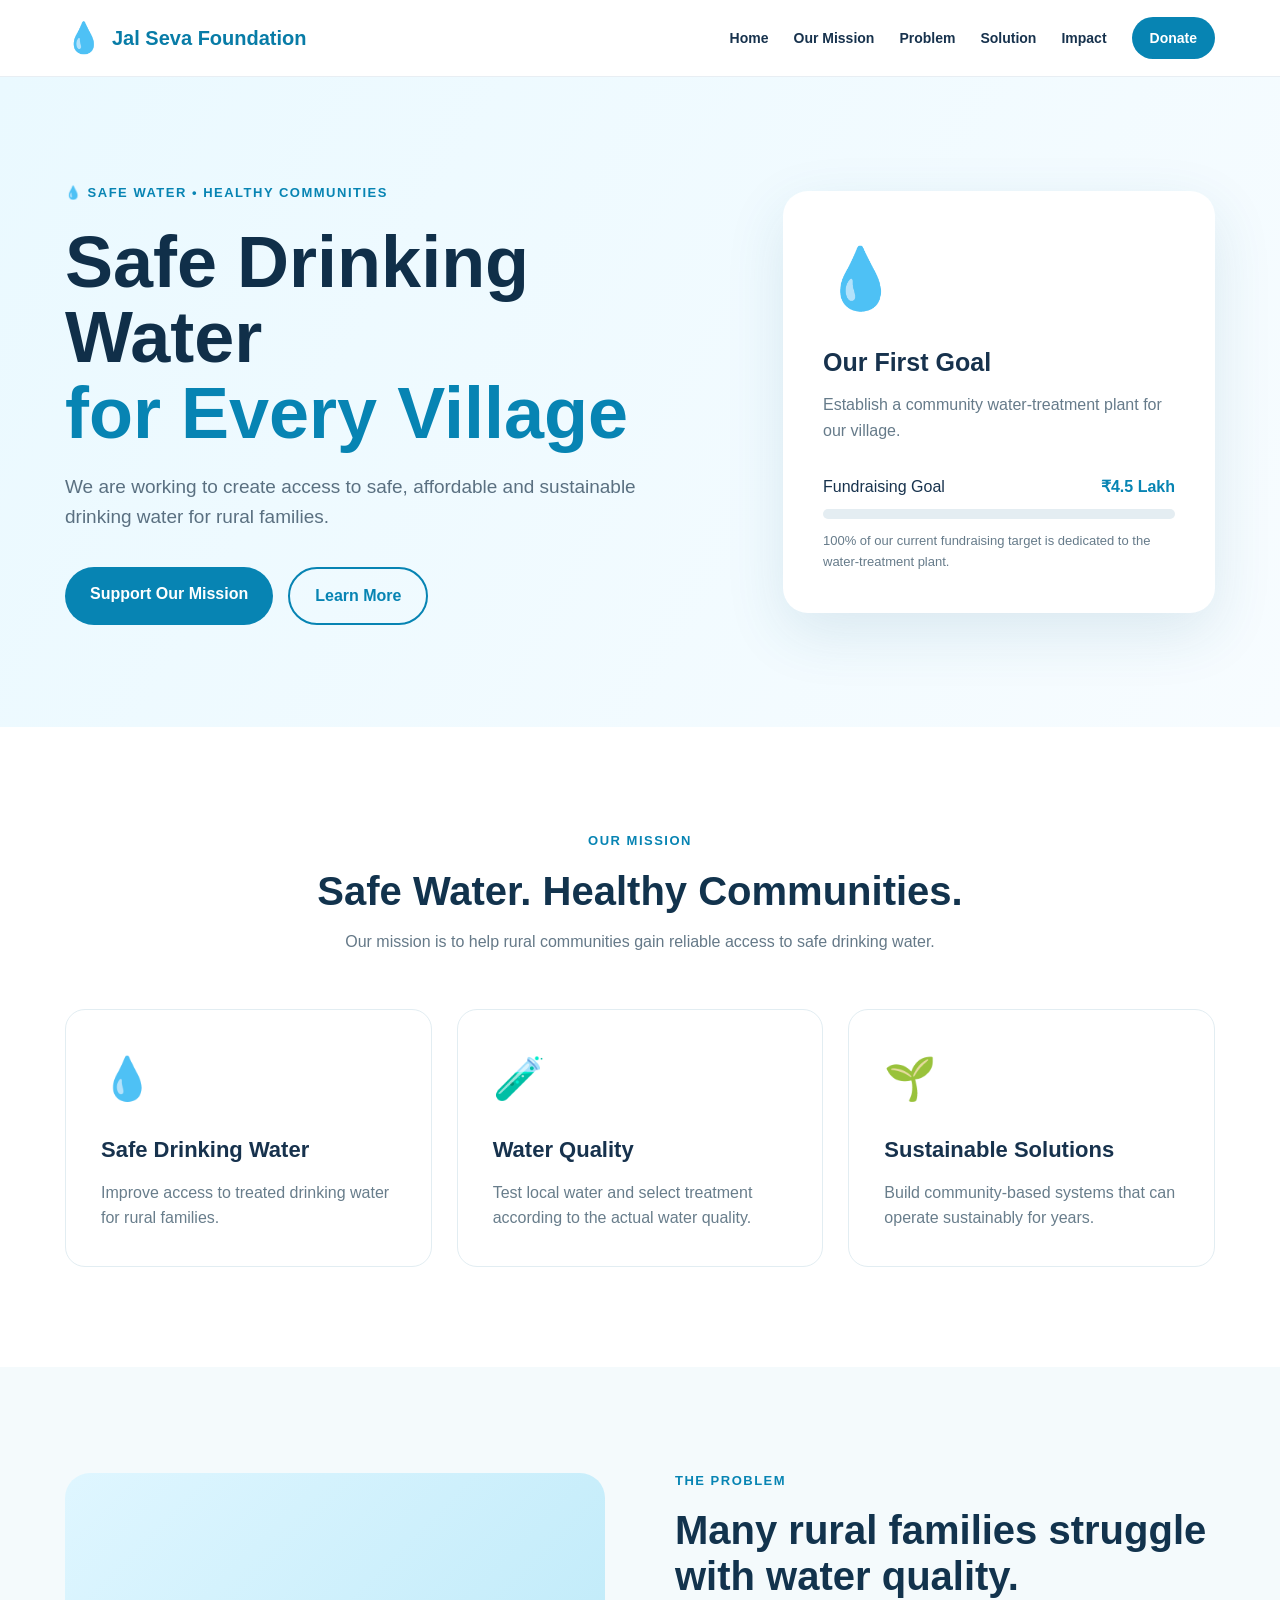
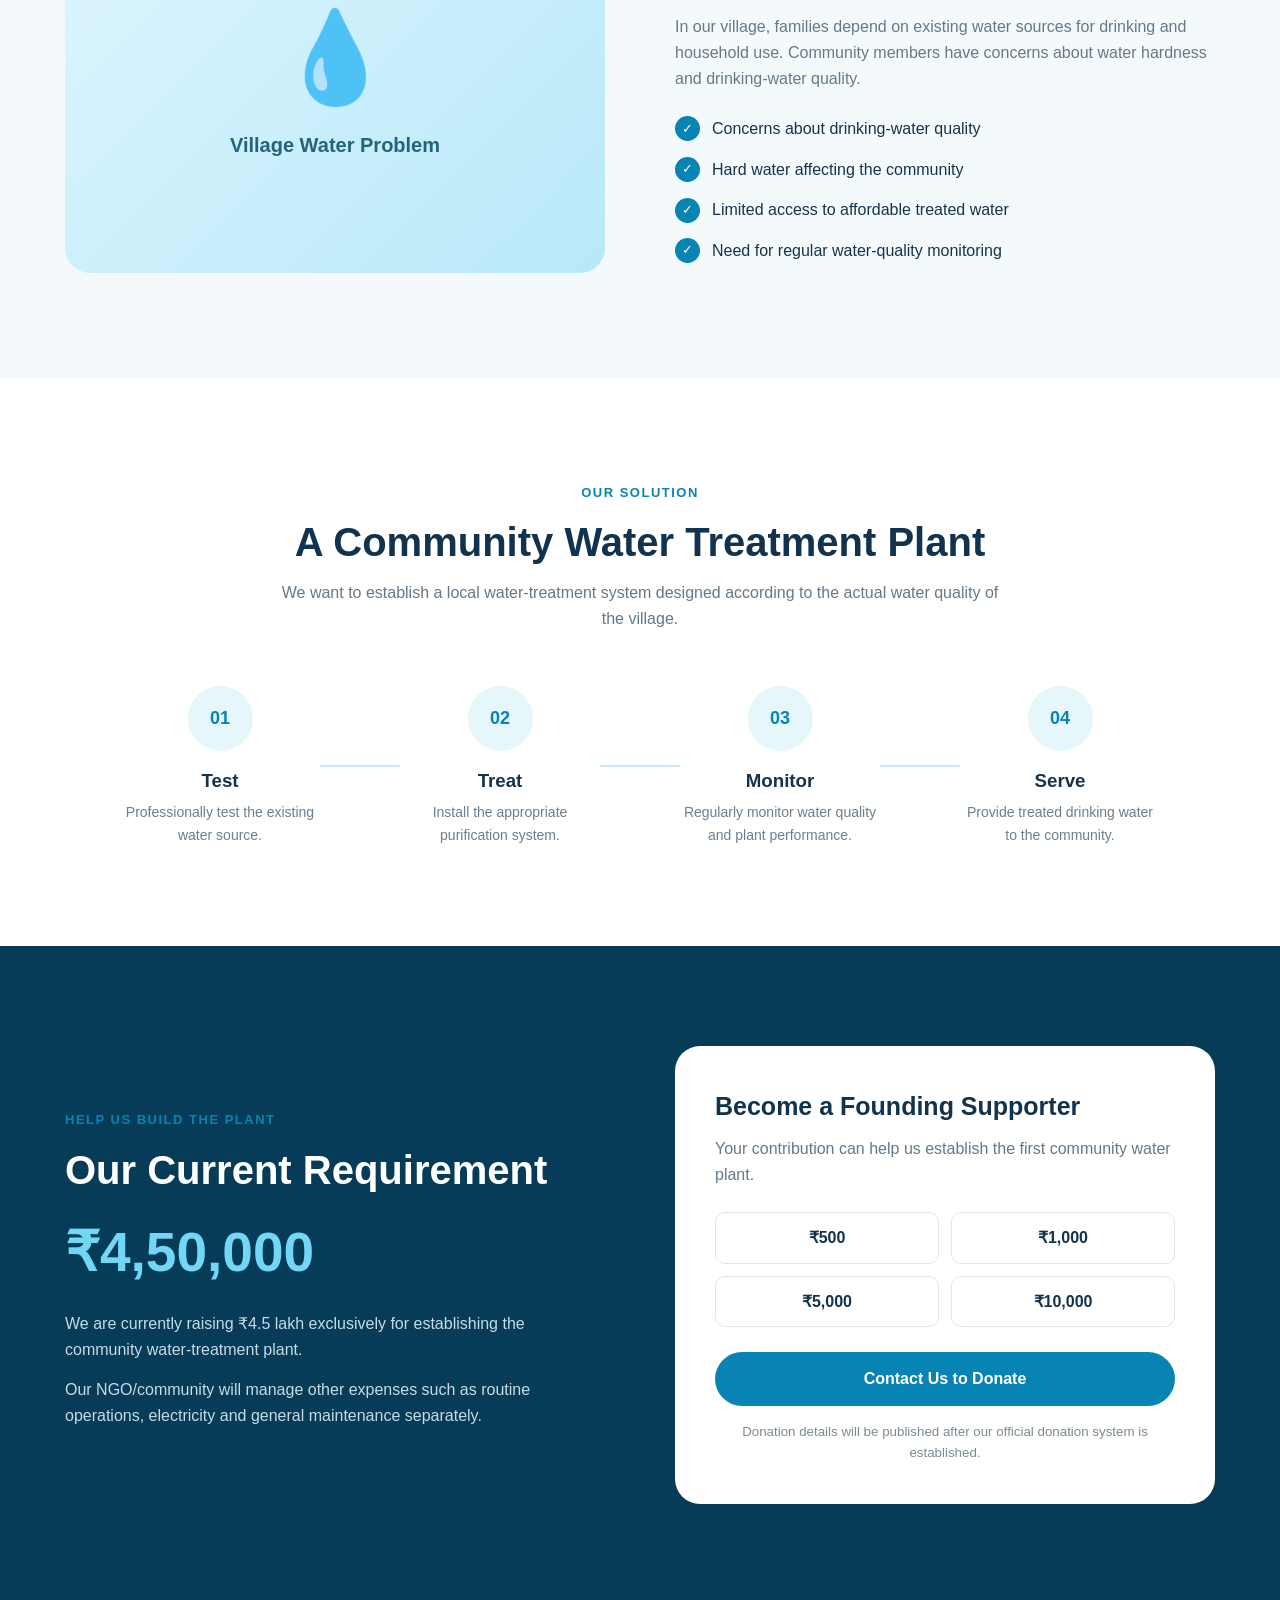
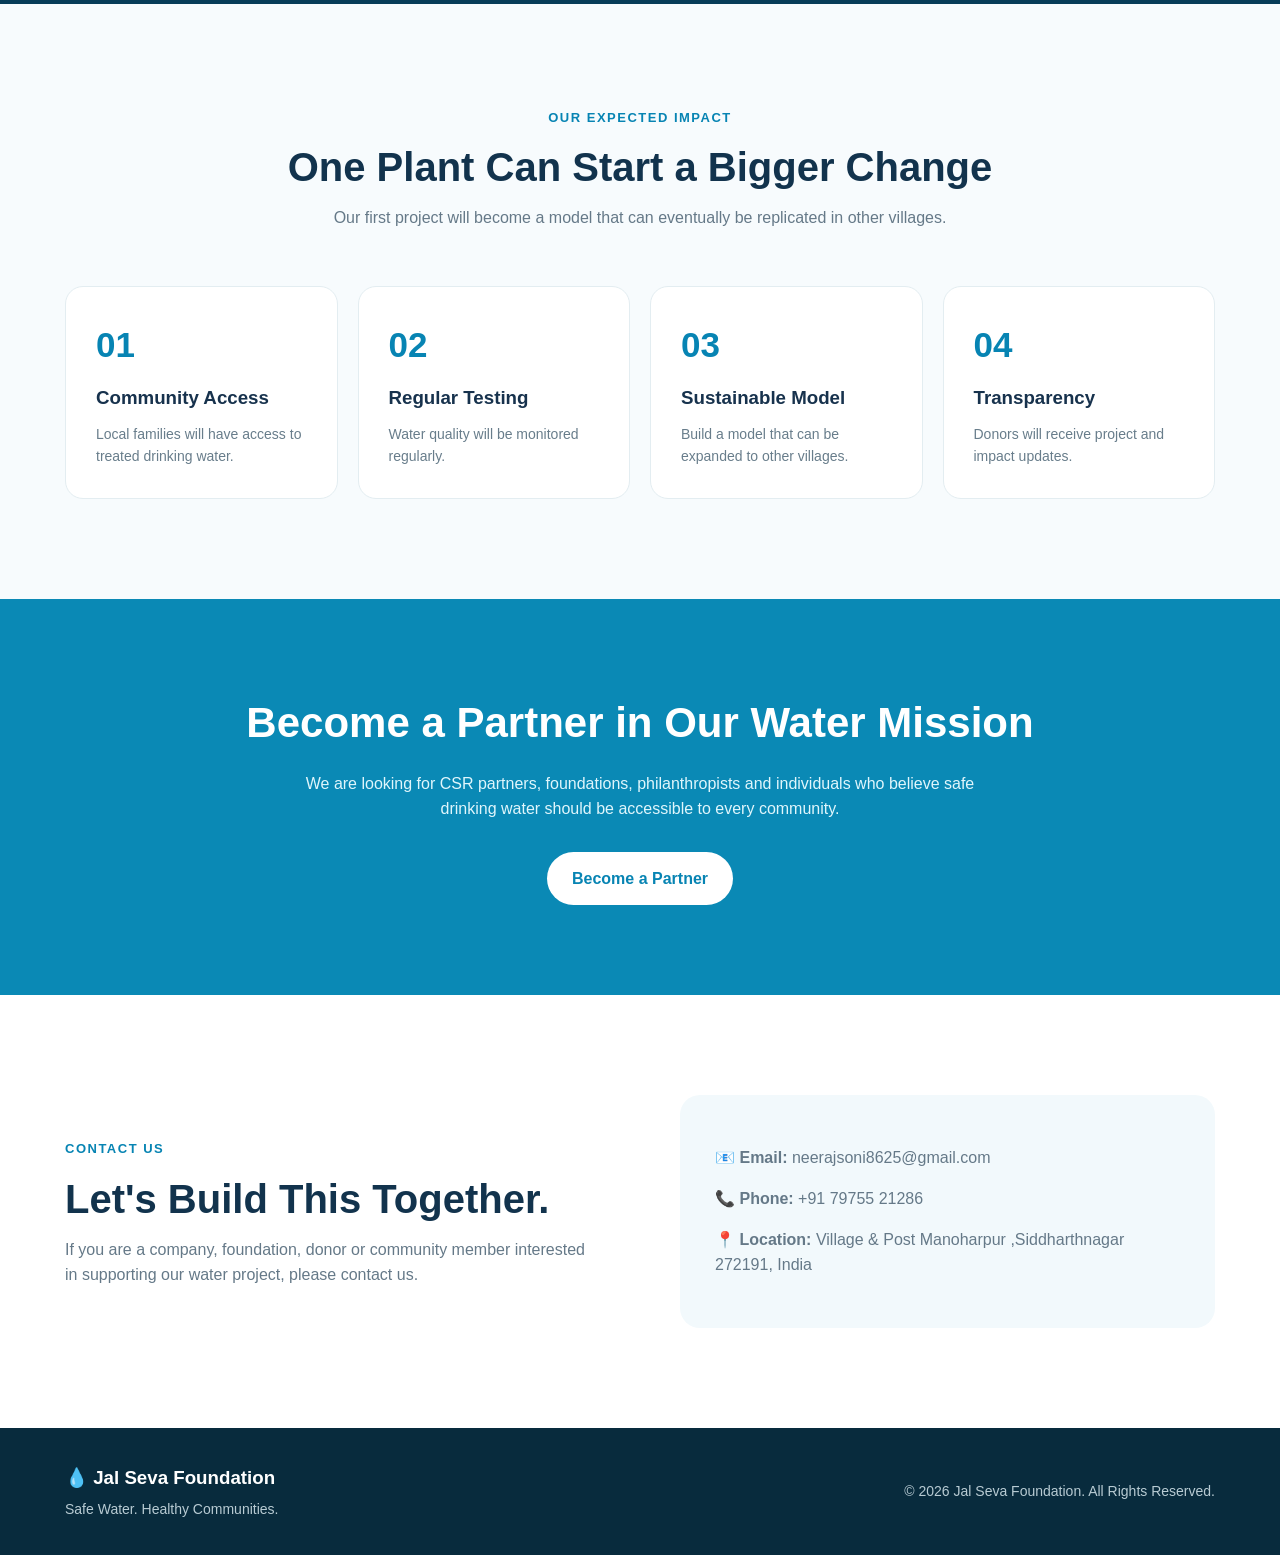
<file: index.HTML>
<!DOCTYPE html>
<html lang="en">
<head>
    <meta charset="UTF-8">
    <meta name="viewport" content="width=device-width, initial-scale=1.0">

<title> Jal Seva Foundation </title>

    <title>Jal Seva Foundation  | Safe Water for Every Village</title>

    <meta name="description"
        content="Jal Seva Foundation works to provide safe, affordable and sustainable drinking water to rural communities.">

    <link rel="stylesheet" href="style.css">
</head>

<body>

    <!-- ================= HEADER ================= -->

    <header class="header">

        <div class="container nav">

            <a href="#home" class="logo">
                <span class="logo-icon">💧</span>
                <span>Jal Seva Foundation</span>
            </a>

            <nav class="navbar">
                <a href="#home">Home</a>
                <a href="#mission">Our Mission</a>
                <a href="#problem">Problem</a>
                <a href="#solution">Solution</a>
                <a href="#impact">Impact</a>
                <a href="#donate" class="nav-donate">Donate</a>
            </nav>

        </div>

    </header>


    <!-- ================= HERO ================= -->

    <main>

        <section id="home" class="hero">

            <div class="container hero-content">

                <div class="hero-text">

                    <span class="small-title">
                        💧 SAFE WATER • HEALTHY COMMUNITIES
                    </span>

                    <h1>
                        Safe Drinking Water
                        <span>for Every Village</span>
                    </h1>

                    <p>
                        We are working to create access to safe, affordable
                        and sustainable drinking water for rural families.
                    </p>

                    <div class="hero-buttons">

                        <a href="#donate" class="btn primary-btn">
                            Support Our Mission
                        </a>

                        <a href="#mission" class="btn secondary-btn">
                            Learn More
                        </a>

                    </div>

                </div>


                <div class="hero-card">

                    <div class="water-icon">
                        💧
                    </div>

                    <h3>Our First Goal</h3>

                    <p>
                        Establish a community water-treatment plant
                        for our village.
                    </p>

                    <div class="goal">

                        <div class="goal-top">
                            <span>Fundraising Goal</span>
                            <strong>₹4.5 Lakh</strong>
                        </div>

                        <div class="progress">
                            <div class="progress-bar"></div>
                        </div>

                        <p class="goal-text">
                            100% of our current fundraising target is
                            dedicated to the water-treatment plant.
                        </p>

                    </div>

                </div>

            </div>

        </section>


        <!-- ================= MISSION ================= -->

        <section id="mission" class="section mission">

            <div class="container">

                <div class="section-heading">

                    <span>OUR MISSION</span>

                    <h2>
                        Safe Water. Healthy Communities.
                    </h2>

                    <p>
                        Our mission is to help rural communities gain
                        reliable access to safe drinking water.
                    </p>

                </div>


                <div class="cards">

                    <div class="card">

                        <div class="card-icon">💧</div>

                        <h3>Safe Drinking Water</h3>

                        <p>
                            Improve access to treated drinking water
                            for rural families.
                        </p>

                    </div>


                    <div class="card">

                        <div class="card-icon">🧪</div>

                        <h3>Water Quality</h3>

                        <p>
                            Test local water and select treatment
                            according to the actual water quality.
                        </p>

                    </div>


                    <div class="card">

                        <div class="card-icon">🌱</div>

                        <h3>Sustainable Solutions</h3>

                        <p>
                            Build community-based systems that can
                            operate sustainably for years.
                        </p>

                    </div>

                </div>

            </div>

        </section>


        <!-- ================= PROBLEM ================= -->

        <section id="problem" class="section problem">

            <div class="container two-column">

                <div class="section-image problem-image">

                    <div class="image-placeholder">

                        <span>💧</span>

                        <p>
                            Village Water Problem
                        </p>

                    </div>

                </div>


                <div class="content">

                    <span class="section-label">
                        THE PROBLEM
                    </span>

                    <h2>
                        Many rural families struggle with water quality.
                    </h2>

                    <p>
                        In our village, families depend on existing
                        water sources for drinking and household use.
                        Community members have concerns about water
                        hardness and drinking-water quality.
                    </p>

                    <ul class="check-list">

                        <li>
                            <span>✓</span>
                            Concerns about drinking-water quality
                        </li>

                        <li>
                            <span>✓</span>
                            Hard water affecting the community
                        </li>

                        <li>
                            <span>✓</span>
                            Limited access to affordable treated water
                        </li>

                        <li>
                            <span>✓</span>
                            Need for regular water-quality monitoring
                        </li>

                    </ul>

                </div>

            </div>

        </section>


        <!-- ================= SOLUTION ================= -->

        <section id="solution" class="section solution">

            <div class="container">

                <div class="section-heading">

                    <span>OUR SOLUTION</span>

                    <h2>
                        A Community Water Treatment Plant
                    </h2>

                    <p>
                        We want to establish a local water-treatment
                        system designed according to the actual water
                        quality of the village.
                    </p>

                </div>


                <div class="process">

                    <div class="process-item">

                        <div class="number">01</div>

                        <h3>Test</h3>

                        <p>
                            Professionally test the existing
                            water source.
                        </p>

                    </div>


                    <div class="process-line"></div>


                    <div class="process-item">

                        <div class="number">02</div>

                        <h3>Treat</h3>

                        <p>
                            Install the appropriate purification
                            system.
                        </p>

                    </div>


                    <div class="process-line"></div>


                    <div class="process-item">

                        <div class="number">03</div>

                        <h3>Monitor</h3>

                        <p>
                            Regularly monitor water quality and
                            plant performance.
                        </p>

                    </div>


                    <div class="process-line"></div>


                    <div class="process-item">

                        <div class="number">04</div>

                        <h3>Serve</h3>

                        <p>
                            Provide treated drinking water to
                            the community.
                        </p>

                    </div>

                </div>

            </div>

        </section>


        <!-- ================= FUNDRAISING ================= -->

        <section id="donate" class="section fundraising">

            <div class="container fundraising-container">

                <div class="fundraising-text">

                    <span class="section-label">
                        HELP US BUILD THE PLANT
                    </span>

                    <h2>
                        Our Current Requirement
                    </h2>

                    <div class="big-number">
                        ₹4,50,000
                    </div>

                    <p>
                        We are currently raising ₹4.5 lakh exclusively
                        for establishing the community water-treatment
                        plant.
                    </p>

                    <p>
                        Our NGO/community will manage other expenses
                        such as routine operations, electricity and
                        general maintenance separately.
                    </p>

                </div>


                <div class="donation-box">

                    <h3>
                        Become a Founding Supporter
                    </h3>

                    <p>
                        Your contribution can help us establish the
                        first community water plant.
                    </p>

                    <div class="donation-options">

                        <div>₹500</div>
                        <div>₹1,000</div>
                        <div>₹5,000</div>
                        <div>₹10,000</div>

                    </div>

                    <a href="#contact" class="btn primary-btn full-btn">
                        Contact Us to Donate
                    </a>

                    <small>
                        Donation details will be published after
                        our official donation system is established.
                    </small>

                </div>

            </div>

        </section>


        <!-- ================= IMPACT ================= -->

        <section id="impact" class="section impact">

            <div class="container">

                <div class="section-heading">

                    <span>OUR EXPECTED IMPACT</span>

                    <h2>
                        One Plant Can Start a Bigger Change
                    </h2>

                    <p>
                        Our first project will become a model that
                        can eventually be replicated in other villages.
                    </p>

                </div>


                <div class="impact-grid">

                    <div class="impact-card">

                        <strong>01</strong>

                        <h3>Community Access</h3>

                        <p>
                            Local families will have access to
                            treated drinking water.
                        </p>  

                    </div>


                    <div class="impact-card">

                        <strong>02</strong>

                        <h3>Regular Testing</h3>

                        <p>
                            Water quality will be monitored
                            regularly.
                        </p>

                    </div>


                    <div class="impact-card">

                        <strong>03</strong>

                        <h3>Sustainable Model</h3>

                        <p>
                            Build a model that can be expanded
                            to other villages.
                        </p>

                    </div>


                    <div class="impact-card">

                        <strong>04</strong>

                        <h3>Transparency</h3>

                        <p>
                            Donors will receive project and
                            impact updates.
                        </p>

                    </div>

                </div>

            </div>

        </section>


        <!-- ================= DONOR CTA ================= -->

        <section class="cta">

            <div class="container">

                <h2>
                    Become a Partner in Our Water Mission
                </h2>

                <p>
                    We are looking for CSR partners, foundations,
                    philanthropists and individuals who believe
                    safe drinking water should be accessible to
                    every community.
                </p>

                <a href="#contact" class="btn white-btn">
                    Become a Partner
                </a>

            </div>

        </section>


        <!-- ================= CONTACT ================= -->

        <section id="contact" class="section contact">

            <div class="container contact-container">

                <div>

                    <span class="section-label">
                        CONTACT US
                    </span>

                    <h2>
                        Let's Build This Together.
                    </h2>

                    <p>
                        If you are a company, foundation, donor or
                        community member interested in supporting
                        our water project, please contact us.
                    </p>

                </div>


                <div class="contact-details">

                    <p>
                        📧 <strong>Email:</strong>
                        neerajsoni8625@gmail.com
                    </p>

                    <p>
                        📞 <strong>Phone:</strong>
                        +91 79755 21286
                    </p>

                    <p>
                        📍 <strong>Location:</strong>
                        Village & Post Manoharpur ,Siddharthnagar 272191, India
                    </p>

                </div>

            </div>

        </section>

    </main>


    <!-- ================= FOOTER ================= -->

    <footer class="footer">

        <div class="container footer-content">

            <div>

                <h3>
                    💧 Jal Seva Foundation
                </h3>

                <p>
                    Safe Water. Healthy Communities.
                </p>

            </div>


            <div>

                <p>
                    © 2026 Jal Seva Foundation.
                    All Rights Reserved.
                </p>

            </div>

        </div>

    </footer>

</body>
</html>
</file>
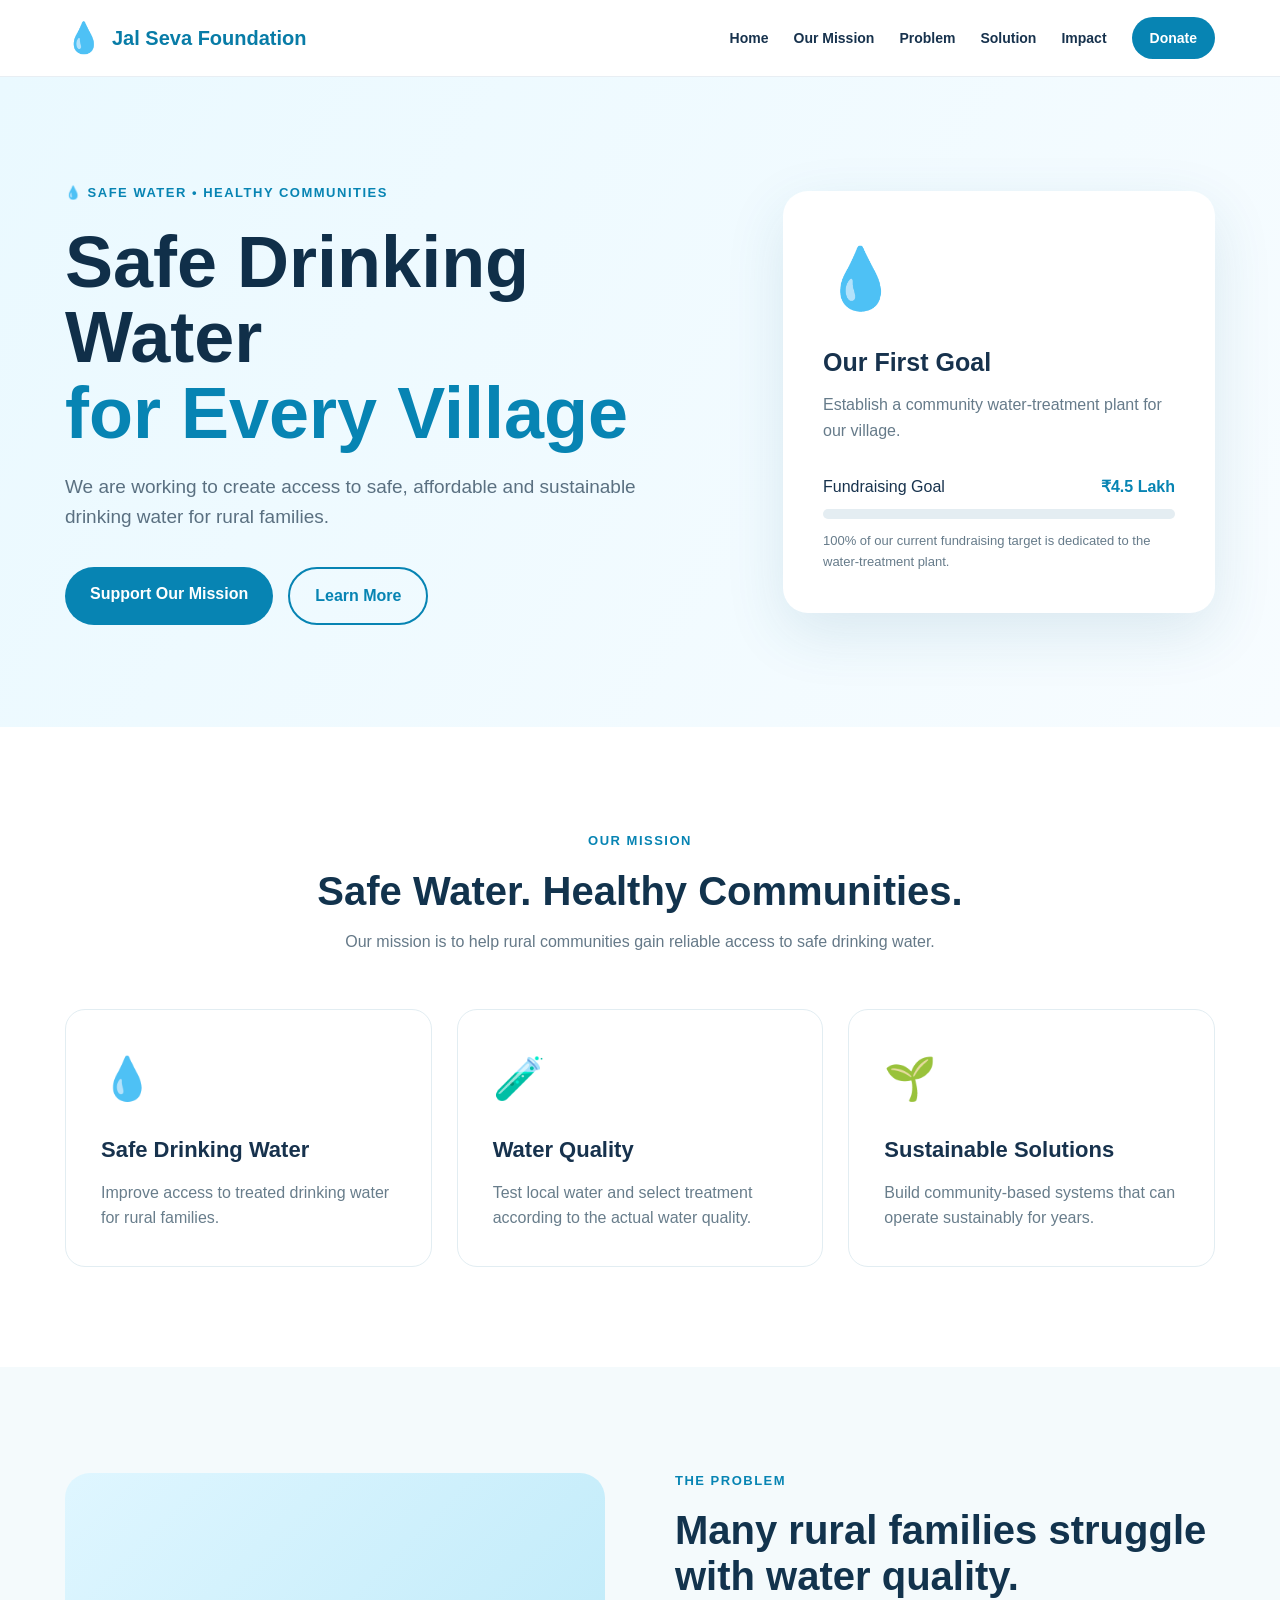
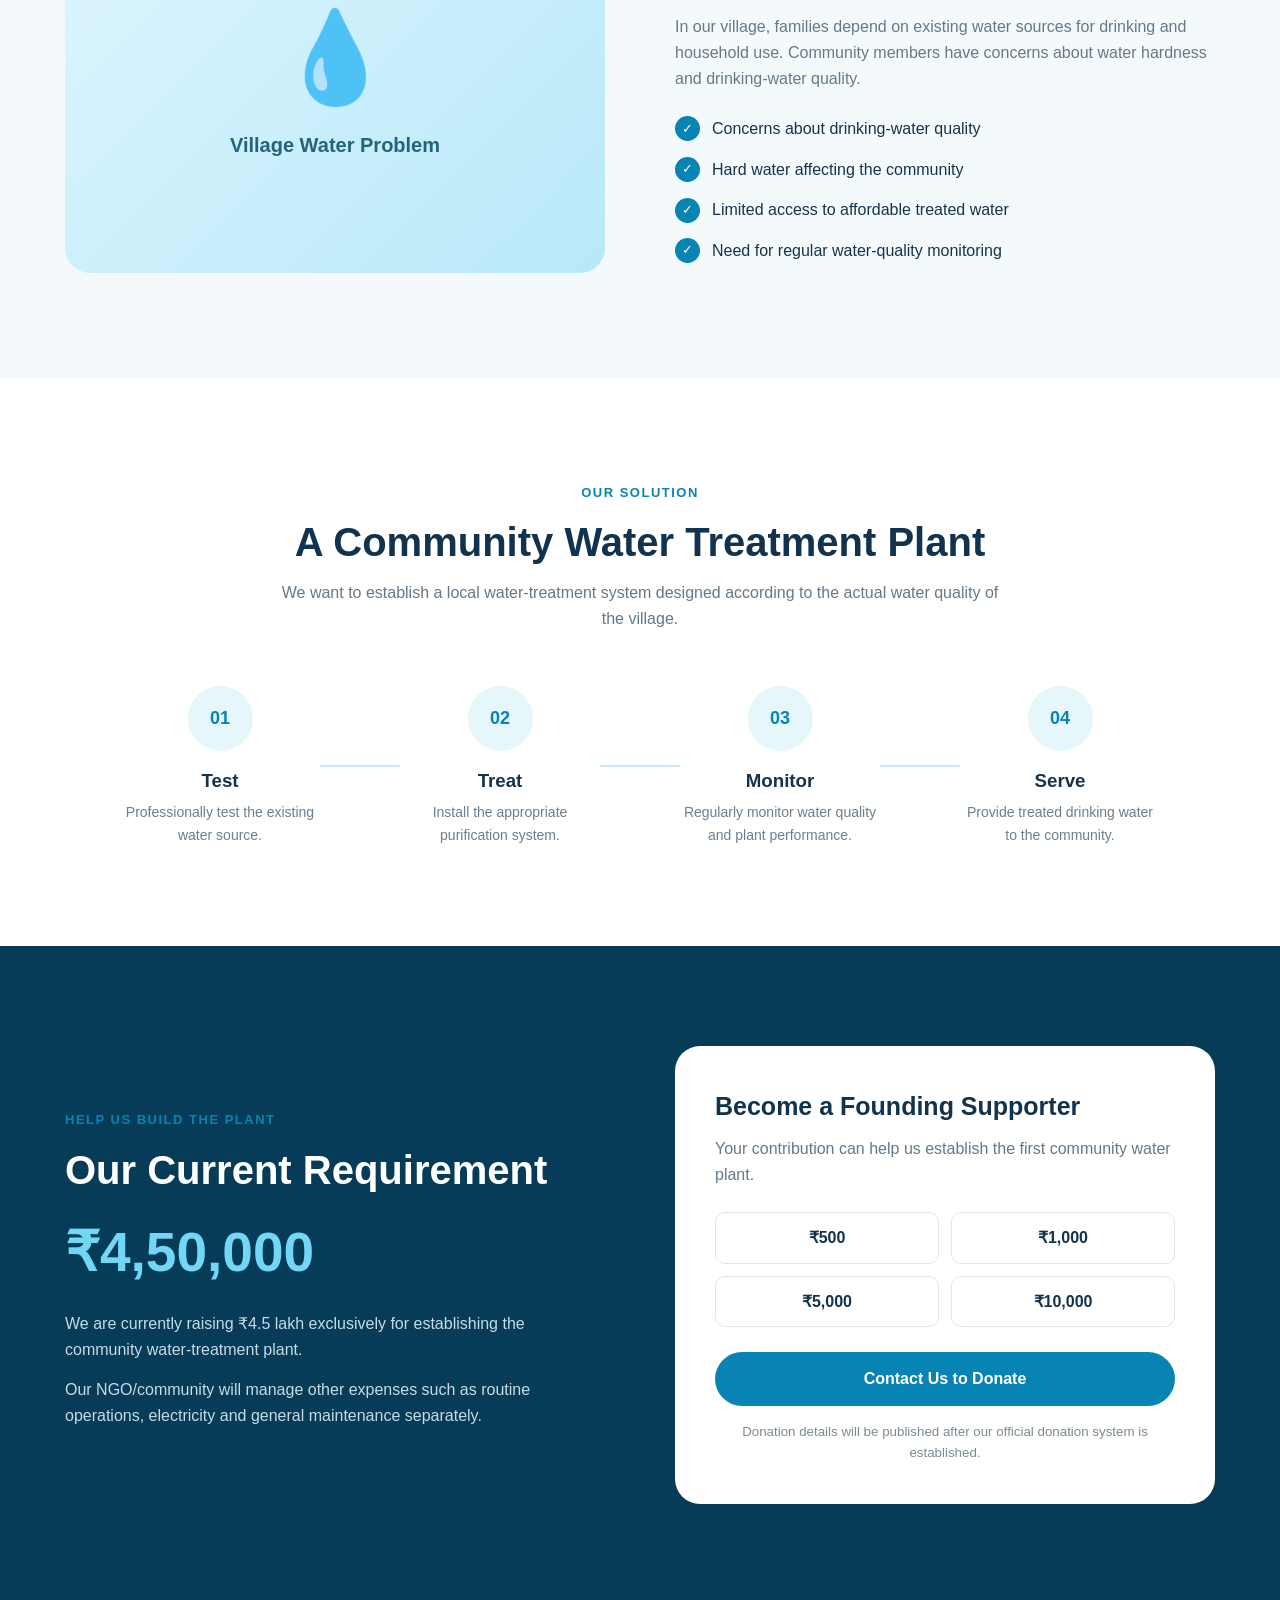
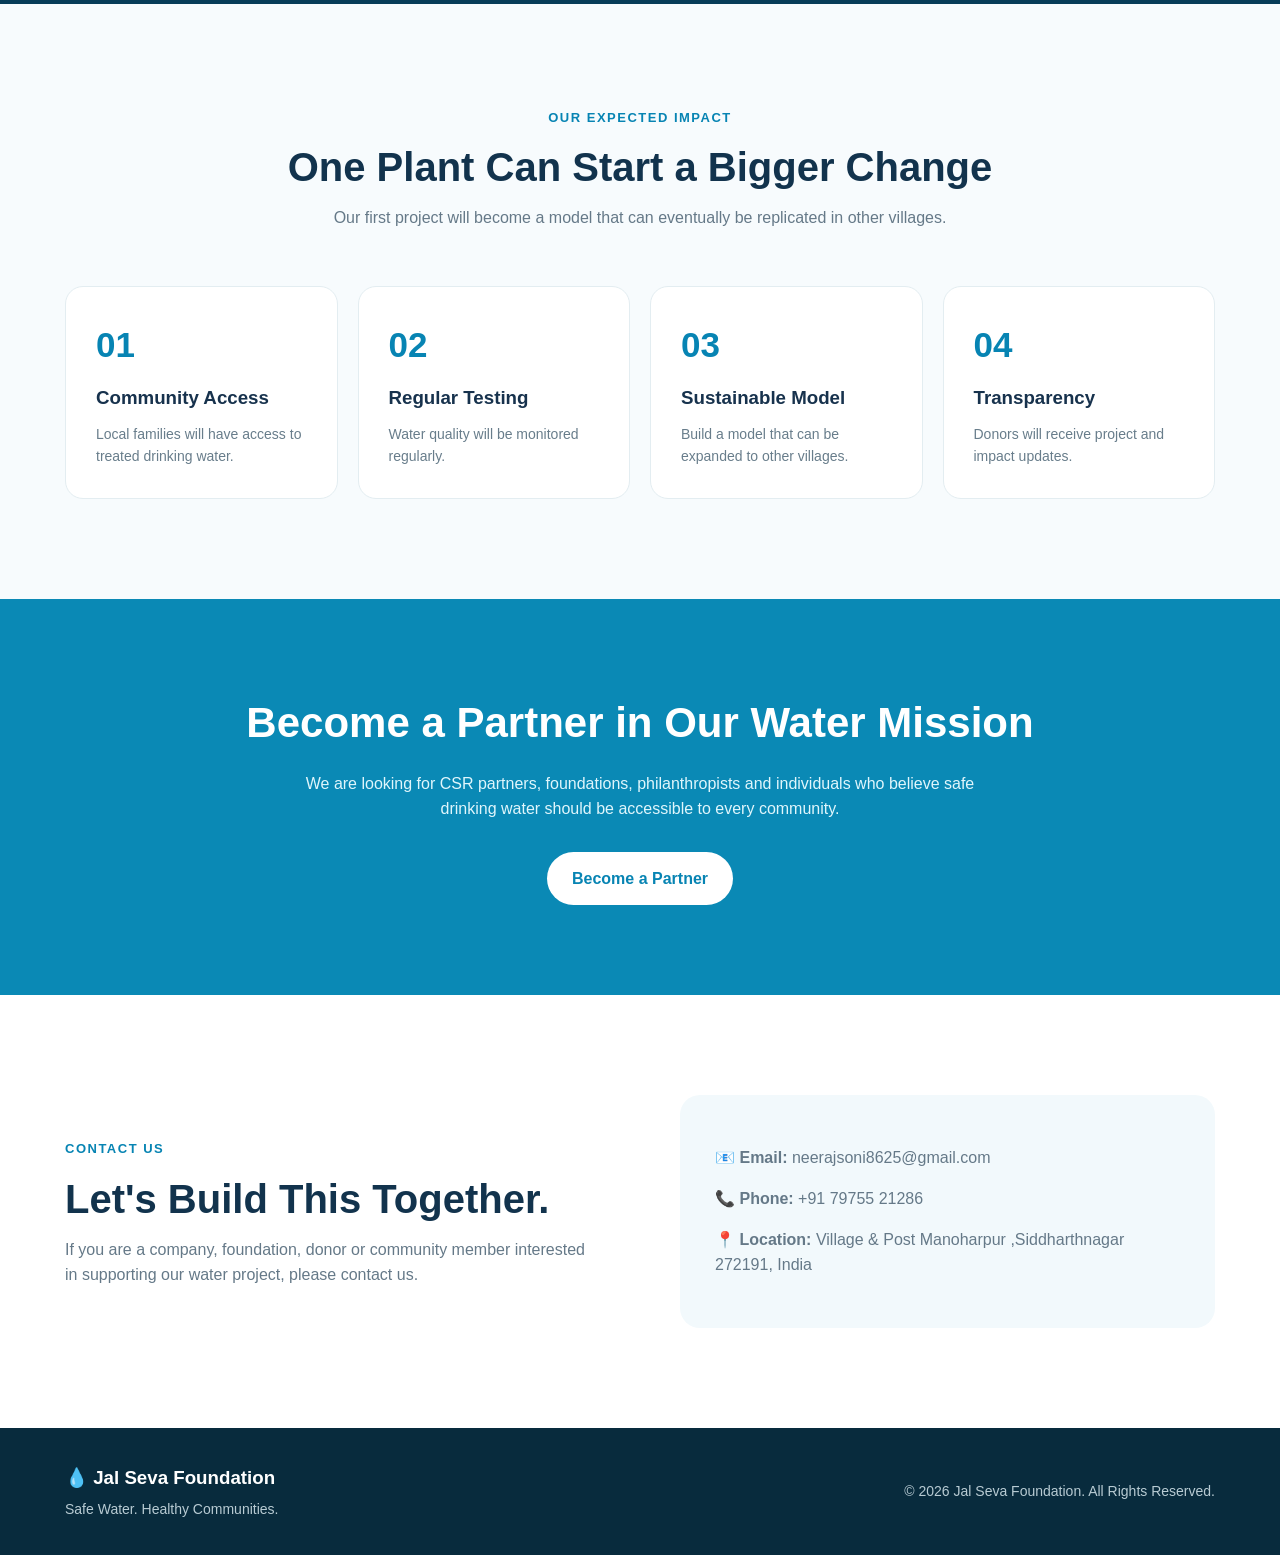
<file: jal-seva-foundation.HTML>
<!DOCTYPE html>
<html lang="en">
<head>
    <meta charset="UTF-8">
    <meta name="viewport" content="width=device-width, initial-scale=1.0">

<title> Jal Seva Foundation </title>

    <title>Jal Seva Foundation  | Safe Water for Every Village</title>

    <meta name="description"
        content="Jal Seva Foundation works to provide safe, affordable and sustainable drinking water to rural communities.">

    <link rel="stylesheet" href="style.css">
</head>

<body>

    <!-- ================= HEADER ================= -->

    <header class="header">

        <div class="container nav">

            <a href="#home" class="logo">
                <span class="logo-icon">💧</span>
                <span>Jal Seva Foundation</span>
            </a>

            <nav class="navbar">
                <a href="#home">Home</a>
                <a href="#mission">Our Mission</a>
                <a href="#problem">Problem</a>
                <a href="#solution">Solution</a>
                <a href="#impact">Impact</a>
                <a href="#donate" class="nav-donate">Donate</a>
            </nav>

        </div>

    </header>


    <!-- ================= HERO ================= -->

    <main>

        <section id="home" class="hero">

            <div class="container hero-content">

                <div class="hero-text">

                    <span class="small-title">
                        💧 SAFE WATER • HEALTHY COMMUNITIES
                    </span>

                    <h1>
                        Safe Drinking Water
                        <span>for Every Village</span>
                    </h1>

                    <p>
                        We are working to create access to safe, affordable
                        and sustainable drinking water for rural families.
                    </p>

                    <div class="hero-buttons">

                        <a href="#donate" class="btn primary-btn">
                            Support Our Mission
                        </a>

                        <a href="#mission" class="btn secondary-btn">
                            Learn More
                        </a>

                    </div>

                </div>


                <div class="hero-card">

                    <div class="water-icon">
                        💧
                    </div>

                    <h3>Our First Goal</h3>

                    <p>
                        Establish a community water-treatment plant
                        for our village.
                    </p>

                    <div class="goal">

                        <div class="goal-top">
                            <span>Fundraising Goal</span>
                            <strong>₹4.5 Lakh</strong>
                        </div>

                        <div class="progress">
                            <div class="progress-bar"></div>
                        </div>

                        <p class="goal-text">
                            100% of our current fundraising target is
                            dedicated to the water-treatment plant.
                        </p>

                    </div>

                </div>

            </div>

        </section>


        <!-- ================= MISSION ================= -->

        <section id="mission" class="section mission">

            <div class="container">

                <div class="section-heading">

                    <span>OUR MISSION</span>

                    <h2>
                        Safe Water. Healthy Communities.
                    </h2>

                    <p>
                        Our mission is to help rural communities gain
                        reliable access to safe drinking water.
                    </p>

                </div>


                <div class="cards">

                    <div class="card">

                        <div class="card-icon">💧</div>

                        <h3>Safe Drinking Water</h3>

                        <p>
                            Improve access to treated drinking water
                            for rural families.
                        </p>

                    </div>


                    <div class="card">

                        <div class="card-icon">🧪</div>

                        <h3>Water Quality</h3>

                        <p>
                            Test local water and select treatment
                            according to the actual water quality.
                        </p>

                    </div>


                    <div class="card">

                        <div class="card-icon">🌱</div>

                        <h3>Sustainable Solutions</h3>

                        <p>
                            Build community-based systems that can
                            operate sustainably for years.
                        </p>

                    </div>

                </div>

            </div>

        </section>


        <!-- ================= PROBLEM ================= -->

        <section id="problem" class="section problem">

            <div class="container two-column">

                <div class="section-image problem-image">

                    <div class="image-placeholder">

                        <span>💧</span>

                        <p>
                            Village Water Problem
                        </p>

                    </div>

                </div>


                <div class="content">

                    <span class="section-label">
                        THE PROBLEM
                    </span>

                    <h2>
                        Many rural families struggle with water quality.
                    </h2>

                    <p>
                        In our village, families depend on existing
                        water sources for drinking and household use.
                        Community members have concerns about water
                        hardness and drinking-water quality.
                    </p>

                    <ul class="check-list">

                        <li>
                            <span>✓</span>
                            Concerns about drinking-water quality
                        </li>

                        <li>
                            <span>✓</span>
                            Hard water affecting the community
                        </li>

                        <li>
                            <span>✓</span>
                            Limited access to affordable treated water
                        </li>

                        <li>
                            <span>✓</span>
                            Need for regular water-quality monitoring
                        </li>

                    </ul>

                </div>

            </div>

        </section>


        <!-- ================= SOLUTION ================= -->

        <section id="solution" class="section solution">

            <div class="container">

                <div class="section-heading">

                    <span>OUR SOLUTION</span>

                    <h2>
                        A Community Water Treatment Plant
                    </h2>

                    <p>
                        We want to establish a local water-treatment
                        system designed according to the actual water
                        quality of the village.
                    </p>

                </div>


                <div class="process">

                    <div class="process-item">

                        <div class="number">01</div>

                        <h3>Test</h3>

                        <p>
                            Professionally test the existing
                            water source.
                        </p>

                    </div>


                    <div class="process-line"></div>


                    <div class="process-item">

                        <div class="number">02</div>

                        <h3>Treat</h3>

                        <p>
                            Install the appropriate purification
                            system.
                        </p>

                    </div>


                    <div class="process-line"></div>


                    <div class="process-item">

                        <div class="number">03</div>

                        <h3>Monitor</h3>

                        <p>
                            Regularly monitor water quality and
                            plant performance.
                        </p>

                    </div>


                    <div class="process-line"></div>


                    <div class="process-item">

                        <div class="number">04</div>

                        <h3>Serve</h3>

                        <p>
                            Provide treated drinking water to
                            the community.
                        </p>

                    </div>

                </div>

            </div>

        </section>


        <!-- ================= FUNDRAISING ================= -->

        <section id="donate" class="section fundraising">

            <div class="container fundraising-container">

                <div class="fundraising-text">

                    <span class="section-label">
                        HELP US BUILD THE PLANT
                    </span>

                    <h2>
                        Our Current Requirement
                    </h2>

                    <div class="big-number">
                        ₹4,50,000
                    </div>

                    <p>
                        We are currently raising ₹4.5 lakh exclusively
                        for establishing the community water-treatment
                        plant.
                    </p>

                    <p>
                        Our NGO/community will manage other expenses
                        such as routine operations, electricity and
                        general maintenance separately.
                    </p>

                </div>


                <div class="donation-box">

                    <h3>
                        Become a Founding Supporter
                    </h3>

                    <p>
                        Your contribution can help us establish the
                        first community water plant.
                    </p>

                    <div class="donation-options">

                        <div>₹500</div>
                        <div>₹1,000</div>
                        <div>₹5,000</div>
                        <div>₹10,000</div>

                    </div>

                    <a href="#contact" class="btn primary-btn full-btn">
                        Contact Us to Donate
                    </a>

                    <small>
                        Donation details will be published after
                        our official donation system is established.
                    </small>

                </div>

            </div>

        </section>


        <!-- ================= IMPACT ================= -->

        <section id="impact" class="section impact">

            <div class="container">

                <div class="section-heading">

                    <span>OUR EXPECTED IMPACT</span>

                    <h2>
                        One Plant Can Start a Bigger Change
                    </h2>

                    <p>
                        Our first project will become a model that
                        can eventually be replicated in other villages.
                    </p>

                </div>


                <div class="impact-grid">

                    <div class="impact-card">

                        <strong>01</strong>

                        <h3>Community Access</h3>

                        <p>
                            Local families will have access to
                            treated drinking water.
                        </p>  

                    </div>


                    <div class="impact-card">

                        <strong>02</strong>

                        <h3>Regular Testing</h3>

                        <p>
                            Water quality will be monitored
                            regularly.
                        </p>

                    </div>


                    <div class="impact-card">

                        <strong>03</strong>

                        <h3>Sustainable Model</h3>

                        <p>
                            Build a model that can be expanded
                            to other villages.
                        </p>

                    </div>


                    <div class="impact-card">

                        <strong>04</strong>

                        <h3>Transparency</h3>

                        <p>
                            Donors will receive project and
                            impact updates.
                        </p>

                    </div>

                </div>

            </div>

        </section>


        <!-- ================= DONOR CTA ================= -->

        <section class="cta">

            <div class="container">

                <h2>
                    Become a Partner in Our Water Mission
                </h2>

                <p>
                    We are looking for CSR partners, foundations,
                    philanthropists and individuals who believe
                    safe drinking water should be accessible to
                    every community.
                </p>

                <a href="#contact" class="btn white-btn">
                    Become a Partner
                </a>

            </div>

        </section>


        <!-- ================= CONTACT ================= -->

        <section id="contact" class="section contact">

            <div class="container contact-container">

                <div>

                    <span class="section-label">
                        CONTACT US
                    </span>

                    <h2>
                        Let's Build This Together.
                    </h2>

                    <p>
                        If you are a company, foundation, donor or
                        community member interested in supporting
                        our water project, please contact us.
                    </p>

                </div>


                <div class="contact-details">

                    <p>
                        📧 <strong>Email:</strong>
                        neerajsoni8625@gmail.com
                    </p>

                    <p>
                        📞 <strong>Phone:</strong>
                        +91 79755 21286
                    </p>

                    <p>
                        📍 <strong>Location:</strong>
                        Village & Post Manoharpur ,Siddharthnagar 272191, India
                    </p>

                </div>

            </div>

        </section>

    </main>


    <!-- ================= FOOTER ================= -->

    <footer class="footer">

        <div class="container footer-content">

            <div>

                <h3>
                    💧 Jal Seva Foundation
                </h3>

                <p>
                    Safe Water. Healthy Communities.
                </p>

            </div>


            <div>

                <p>
                    © 2026 Jal Seva Foundation.
                    All Rights Reserved.
                </p>

            </div>

        </div>

    </footer>

</body>
</html>
</file>
<file: style.css>
/* =========================================
   GLOBAL
========================================= */

* {
    margin: 0;
    padding: 0;
    box-sizing: border-box;
}

html {
    scroll-behavior: smooth;
}

body {
    font-family: Arial, Helvetica, sans-serif;
    color: #17324d;
    background: #ffffff;
    line-height: 1.6;
}

a {
    text-decoration: none;
    color: inherit;
}

.container {
    width: 90%;
    max-width: 1150px;
    margin: auto;
}


/* =========================================
   HEADER
========================================= */

.header {
    background: #ffffff;
    border-bottom: 1px solid #e8eef3;
    position: sticky;
    top: 0;
    z-index: 1000;
}

.nav {
    min-height: 76px;
    display: flex;
    justify-content: space-between;
    align-items: center;
}

.logo {
    display: flex;
    align-items: center;
    gap: 10px;
    font-size: 20px;
    font-weight: 700;
    color: #087ca7;
}

.logo-icon {
    font-size: 30px;
}

.navbar {
    display: flex;
    align-items: center;
    gap: 25px;
}

.navbar a {
    font-size: 14px;
    font-weight: 600;
    transition: 0.3s;
}

.navbar a:hover {
    color: #0784b3;
}

.nav-donate {
    background: #0784b3;
    color: white !important;
    padding: 10px 18px;
    border-radius: 25px;
}


/* =========================================
   HERO
========================================= */

.hero {
    min-height: 650px;
    background:
        linear-gradient(120deg, #eaf9ff, #f7fcff);
    display: flex;
    align-items: center;
}

.hero-content {
    display: grid;
    grid-template-columns: 1.2fr 0.8fr;
    gap: 70px;
    align-items: center;
}

.small-title {
    font-size: 13px;
    font-weight: 700;
    letter-spacing: 1.5px;
    color: #0784b3;
}

.hero h1 {
    font-size: clamp(45px, 6vw, 72px);
    line-height: 1.05;
    margin: 20px 0;
    color: #102f49;
}

.hero h1 span {
    display: block;
    color: #0784b3;
}

.hero-text > p {
    font-size: 19px;
    max-width: 620px;
    color: #5a7081;
}

.hero-buttons {
    display: flex;
    gap: 15px;
    margin-top: 35px;
}

.btn {
    display: inline-block;
    padding: 14px 25px;
    border-radius: 30px;
    font-weight: 700;
    transition: 0.3s;
}

.primary-btn {
    background: #0784b3;
    color: white;
}

.primary-btn:hover {
    background: #056d94;
    transform: translateY(-2px);
}

.secondary-btn {
    border: 2px solid #0784b3;
    color: #0784b3;
}

.secondary-btn:hover {
    background: #0784b3;
    color: white;
}


/* HERO CARD */

.hero-card {
    background: white;
    border-radius: 25px;
    padding: 40px;
    box-shadow: 0 20px 60px rgba(30, 100, 130, 0.12);
}

.water-icon {
    font-size: 60px;
    margin-bottom: 15px;
}

.hero-card h3 {
    font-size: 25px;
    margin-bottom: 10px;
}

.hero-card p {
    color: #667b8a;
}

.goal {
    margin-top: 30px;
}

.goal-top {
    display: flex;
    justify-content: space-between;
    margin-bottom: 10px;
}

.goal-top strong {
    color: #0784b3;
}

.progress {
    height: 10px;
    background: #e4edf2;
    border-radius: 20px;
    overflow: hidden;
}

.progress-bar {
    width: 0%;
    height: 100%;
    background: #0784b3;
}

.goal-text {
    margin-top: 12px;
    font-size: 13px;
}


/* =========================================
   SECTIONS
========================================= */

.section {
    padding: 100px 0;
}

.section-heading {
    max-width: 720px;
    margin: 0 auto 55px;
    text-align: center;
}

.section-heading span,
.section-label {
    color: #0784b3;
    font-size: 13px;
    font-weight: 800;
    letter-spacing: 1.5px;
}

.section-heading h2,
.content h2,
.fundraising-text h2,
.contact h2 {
    font-size: 40px;
    line-height: 1.15;
    margin: 15px 0;
    color: #12334d;
}

.section-heading p,
.content p,
.contact p {
    color: #657988;
}


/* =========================================
   MISSION
========================================= */

.mission {
    background: white;
}

.cards {
    display: grid;
    grid-template-columns: repeat(3, 1fr);
    gap: 25px;
}

.card {
    padding: 35px;
    border: 1px solid #e2edf2;
    border-radius: 20px;
    transition: 0.3s;
}

.card:hover {
    transform: translateY(-8px);
    box-shadow: 0 15px 40px rgba(30, 100, 130, 0.1);
}

.card-icon {
    font-size: 42px;
    margin-bottom: 20px;
}

.card h3 {
    font-size: 22px;
    margin-bottom: 12px;
}

.card p {
    color: #687d8b;
}


/* =========================================
   PROBLEM
========================================= */

.problem {
    background: #f4fafc;
}

.two-column {
    display: grid;
    grid-template-columns: 1fr 1fr;
    gap: 70px;
    align-items: center;
}

.image-placeholder {
    min-height: 400px;
    border-radius: 25px;
    background:
        linear-gradient(135deg, #dff6ff, #b8e8f8);
    display: flex;
    align-items: center;
    justify-content: center;
    flex-direction: column;
}

.image-placeholder span {
    font-size: 90px;
}

.image-placeholder p {
    font-size: 20px;
    font-weight: 700;
    color: #24647b;
}

.check-list {
    list-style: none;
    margin-top: 25px;
}

.check-list li {
    margin: 15px 0;
    display: flex;
    gap: 12px;
    align-items: center;
}

.check-list li span {
    width: 25px;
    height: 25px;
    border-radius: 50%;
    background: #0784b3;
    color: white;
    display: flex;
    align-items: center;
    justify-content: center;
    font-size: 13px;
}


/* =========================================
   SOLUTION
========================================= */

.solution {
    background: white;
}

.process {
    display: flex;
    align-items: center;
    justify-content: center;
}

.process-item {
    text-align: center;
    max-width: 200px;
}

.number {
    width: 65px;
    height: 65px;
    margin: auto;
    border-radius: 50%;
    background: #e6f7fc;
    color: #0784b3;
    display: flex;
    align-items: center;
    justify-content: center;
    font-weight: 800;
    font-size: 18px;
}

.process-item h3 {
    margin: 15px 0 5px;
}

.process-item p {
    font-size: 14px;
    color: #6b7f8d;
}

.process-line {
    width: 80px;
    height: 2px;
    background: #c8e8f2;
}


/* =========================================
   FUNDRAISING
========================================= */

.fundraising {
    background: #073c58;
    color: white;
}

.fundraising-container {
    display: grid;
    grid-template-columns: 1fr 1fr;
    gap: 70px;
    align-items: center;
}

.fundraising-text h2 {
    color: white;
}

.fundraising-text p {
    color: #c5dce6;
    margin: 15px 0;
}

.big-number {
    font-size: 55px;
    font-weight: 800;
    color: #71d7f5;
    margin: 15px 0;
}

.donation-box {
    background: white;
    color: #12334d;
    border-radius: 25px;
    padding: 40px;
}

.donation-box h3 {
    font-size: 25px;
    margin-bottom: 10px;
}

.donation-box p {
    color: #647987;
}

.donation-options {
    display: grid;
    grid-template-columns: 1fr 1fr;
    gap: 12px;
    margin: 25px 0;
}

.donation-options div {
    border: 1px solid #dce8ed;
    border-radius: 10px;
    padding: 12px;
    text-align: center;
    font-weight: 700;
}

.full-btn {
    width: 100%;
    text-align: center;
}

.donation-box small {
    display: block;
    margin-top: 15px;
    color: #7b8b94;
    text-align: center;
}


/* =========================================
   IMPACT
========================================= */

.impact {
    background: #f7fbfd;
}

.impact-grid {
    display: grid;
    grid-template-columns: repeat(4, 1fr);
    gap: 20px;
}

.impact-card {
    background: white;
    padding: 30px;
    border-radius: 18px;
    border: 1px solid #e3edf1;
}

.impact-card strong {
    font-size: 35px;
    color: #0784b3;
}

.impact-card h3 {
    margin: 10px 0;
}

.impact-card p {
    color: #687d8b;
    font-size: 14px;
}


/* =========================================
   CTA
========================================= */

.cta {
    padding: 90px 20px;
    text-align: center;
    background: #0a89b5;
    color: white;
}

.cta h2 {
    font-size: 42px;
    margin-bottom: 15px;
}

.cta p {
    max-width: 700px;
    margin: auto;
    color: #e0f6fc;
}

.white-btn {
    background: white;
    color: #0784b3;
    margin-top: 30px;
}


/* =========================================
   CONTACT
========================================= */

.contact-container {
    display: grid;
    grid-template-columns: 1fr 1fr;
    gap: 80px;
    align-items: center;
}

.contact-details {
    background: #f2f9fc;
    padding: 35px;
    border-radius: 20px;
}

.contact-details p {
    margin: 15px 0;
}


/* =========================================
   FOOTER
========================================= */

.footer {
    background: #082b3d;
    color: white;
    padding: 35px 0;
}

.footer-content {
    display: flex;
    justify-content: space-between;
    align-items: center;
}

.footer h3 {
    margin-bottom: 5px;
}

.footer p {
    color: #b8cbd3;
    font-size: 14px;
}


/* =========================================
   MOBILE RESPONSIVE
========================================= */

@media (max-width: 900px) {

    .navbar {
        gap: 12px;
    }

    .navbar a {
        font-size: 12px;
    }

    .hero-content,
    .two-column,
    .fundraising-container,
    .contact-container {
        grid-template-columns: 1fr;
        gap: 45px;
    }

    .cards {
        grid-template-columns: 1fr;
    }

    .impact-grid {
        grid-template-columns: 1fr 1fr;
    }

    .process {
        flex-direction: column;
        gap: 20px;
    }

    .process-line {
        width: 2px;
        height: 35px;
    }

}


@media (max-width: 650px) {

    .nav {
        flex-direction: column;
        padding: 15px 0;
        gap: 15px;
    }

    .navbar {
        flex-wrap: wrap;
        justify-content: center;
    }

    .hero {
        padding: 70px 0;
    }

    .hero h1 {
        font-size: 45px;
    }

    .hero-buttons {
        flex-direction: column;
    }

    .hero-buttons .btn {
        text-align: center;
    }

    .section {
        padding: 70px 0;
    }

    .section-heading h2,
    .content h2,
    .fundraising-text h2,
    .contact h2 {
        font-size: 32px;
    }

    .impact-grid {
        grid-template-columns: 1fr;
    }

    .big-number {
        font-size: 42px;
    }

    .footer-content {
        flex-direction: column;
        gap: 20px;
        text-align: center;
    }

}
</file>
